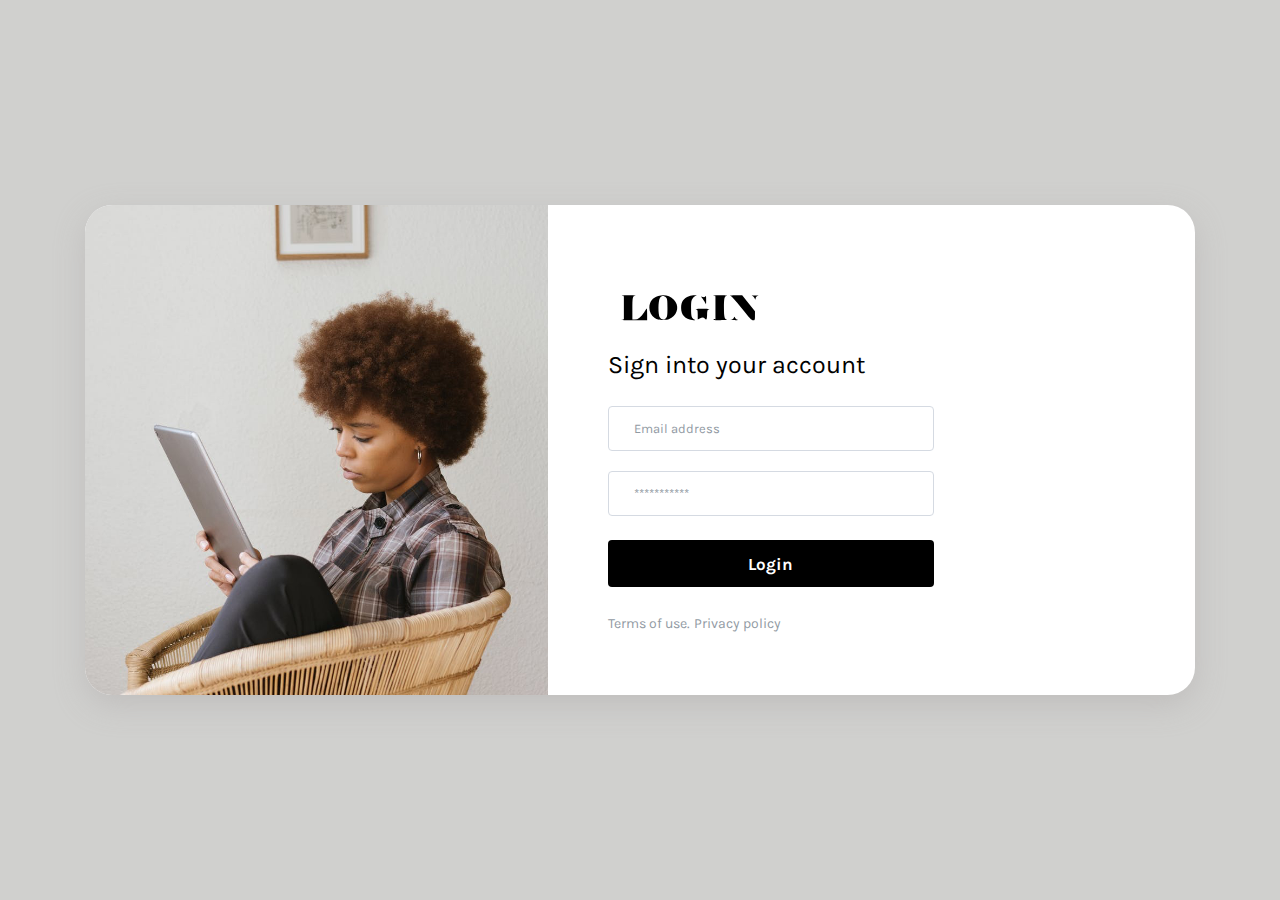
<file: login/index.html>
<!DOCTYPE html>
<html lang="en">
<head>
  <meta charset="UTF-8">
  <meta name="viewport" content="width=device-width, initial-scale=1.0">
  <meta http-equiv="X-UA-Compatible" content="ie=edge">
  <title>Login into your account</title>
  <link href="https://fonts.googleapis.com/css?family=Karla:400,700&display=swap" rel="stylesheet">
  <link rel="stylesheet" href="https://cdn.materialdesignicons.com/4.8.95/css/materialdesignicons.min.css">
  <link rel="stylesheet" href="https://stackpath.bootstrapcdn.com/bootstrap/4.4.1/css/bootstrap.min.css">
  <link rel="stylesheet" href="assets/css/login.css">
</head>
<body>
  <main class="d-flex align-items-center min-vh-100 py-3 py-md-0">
    <div class="container">
      <div class="card login-card">
        <div class="row no-gutters">
          <div class="col-md-5">
            <img src="assets/images/login.jpg" alt="login" class="login-card-img">
          </div>
          <div class="col-md-7">
            <div class="card-body">
              <div class="brand-wrapper">
                <img src="assets/images/logo.svg" alt="logo" class="logo">
              </div>
              <p class="login-card-description">Sign into your account</p>
              <form action="#!">
                  <div class="form-group">
                    <label for="email" class="sr-only">Email</label>
                    <input type="email" name="email" id="email" class="form-control" placeholder="Email address">
                  </div>
                  <div class="form-group mb-4">
                    <label for="password" class="sr-only">Password</label>
                    <input type="password" name="password" id="password" class="form-control" placeholder="***********">
                  </div>
                  <button name="login" id="login" class="btn btn-block login-btn mb-4" type="button" onclick="getInfo()" value="Login">Login</button>
                </form>
                <!--a href="#!" class="forgot-password-link">Forgot password?</a-->
                <nav class="login-card-footer-nav">
                  <a href="#!">Terms of use.</a>
                  <a href="#!">Privacy policy</a>
                </nav>
            </div>
          </div>
        </div>
      </div>
      <!-- <div class="card login-card">
        <img src="assets/images/login.jpg" alt="login" class="login-card-img">
        <div class="card-body">
          <h2 class="login-card-title">Login</h2>
          <p class="login-card-description">Sign in to your account to continue.</p>
          <form action="#!">
            <div class="form-group">
              <label for="email" class="sr-only">Email</label>
              <input type="email" name="email" id="email" class="form-control" placeholder="Email">
            </div>
            <div class="form-group">
              <label for="password" class="sr-only">Password</label>
              <input type="password" name="password" id="password" class="form-control" placeholder="Password">
            </div>
            <div class="form-prompt-wrapper">
              <div class="custom-control custom-checkbox login-card-check-box">
                <input type="checkbox" class="custom-control-input" id="customCheck1">
                <label class="custom-control-label" for="customCheck1">Remember me</label>
              </div>              
              <a href="#!" class="text-reset">Forgot password?</a>
            </div>
            <input name="login" id="login" class="btn btn-block login-btn mb-4" type="button" value="Login">
          </form>
          <p class="login-card-footer-text">Don't have an account? <a href="#!" class="text-reset">Register here</a></p>
        </div>
      </div> -->
    </div>
  </main>
  <script src="https://code.jquery.com/jquery-3.4.1.min.js"></script>
  <script src="https://cdn.jsdelivr.net/npm/popper.js@1.16.0/dist/umd/popper.min.js"></script>
  <script src="https://stackpath.bootstrapcdn.com/bootstrap/4.4.1/js/bootstrap.min.js"></script>
  <script src="../user/main.js"></script>
</body>
</html>
</file>
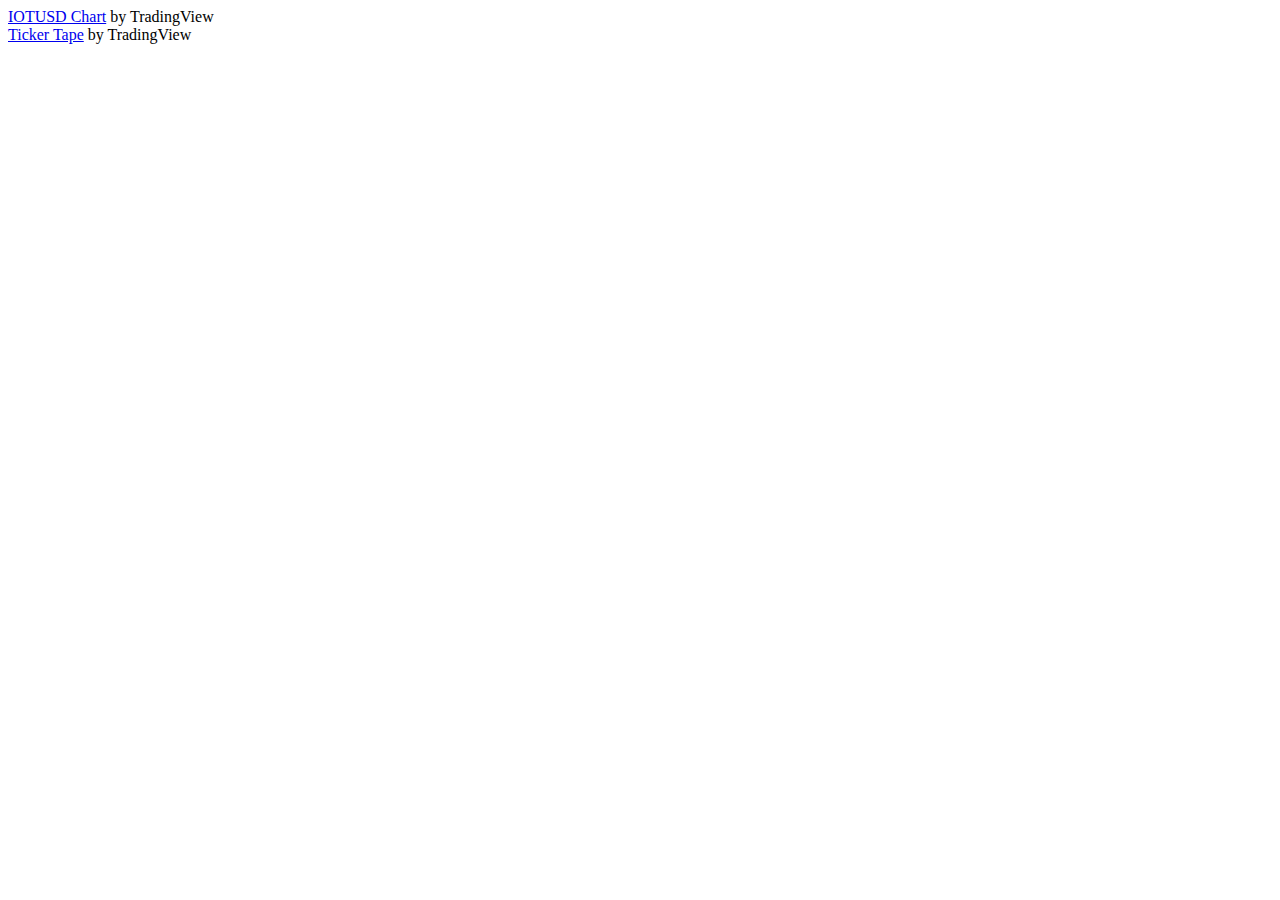
<file: user/index.html>
<html>
<head><title>Trading View Charts</title></head><body>
<div class="tradingview-widget-container">
    <div id="tradingview_74048"></div>
    <div class="tradingview-widget-copyright"><a href="https://www.tradingview.com/symbols/BITFINEX-IOTUSD/" rel="noopener" target="_blank"><span class="blue-text">IOTUSD Chart</span></a> by TradingView</div>
    <script type="text/javascript" src="https://s3.tradingview.com/tv.js"></script>
    <script type="text/javascript">
    new TradingView.widget(
    {
    "autosize": true,
    "symbol": "BINANCE:IOTAUSD",
    "interval": "D",
    "timezone": "Europe/Zurich",
    "theme": "Dark",
    "style": "1",
    "locale": "en",
    "toolbar_bg": "#f1f3f6",
    "enable_publishing": false,
    "hide_side_toolbar": false,
    "allow_symbol_change": true,
    "studies": [
      "RSI@tv-basicstudies",
      "StochasticRSI@tv-basicstudies"
    ],
    "container_id": "tradingview_74048"
  }
    );
    </script>
  </div>
  <div class="tradingview-widget-container">
    <div class="tradingview-widget-container__widget"></div>
    <div class="tradingview-widget-copyright"><a href="https://www.tradingview.com" rel="noopener" target="_blank"><span class="blue-text">Ticker Tape</span></a> by TradingView</div>
    <script type="text/javascript" src="https://s3.tradingview.com/external-embedding/embed-widget-ticker-tape.js" async>
    {
    "symbols": [
      {
        "description": "",
        "proName": "COINBASE:BTCUSD"
      },
      {
        "description": "",
        "proName": "COINBASE:ETHUSD"
      },
      {
        "description": "",
        "proName": "BINANCE:IOTAUSD"
      }
    ],
    "colorTheme": "dark",
    "isTransparent": false,
    "displayMode": "adaptive",
    "locale": "en"
  }
    </script>
  </div>
  </body></html>
</file>
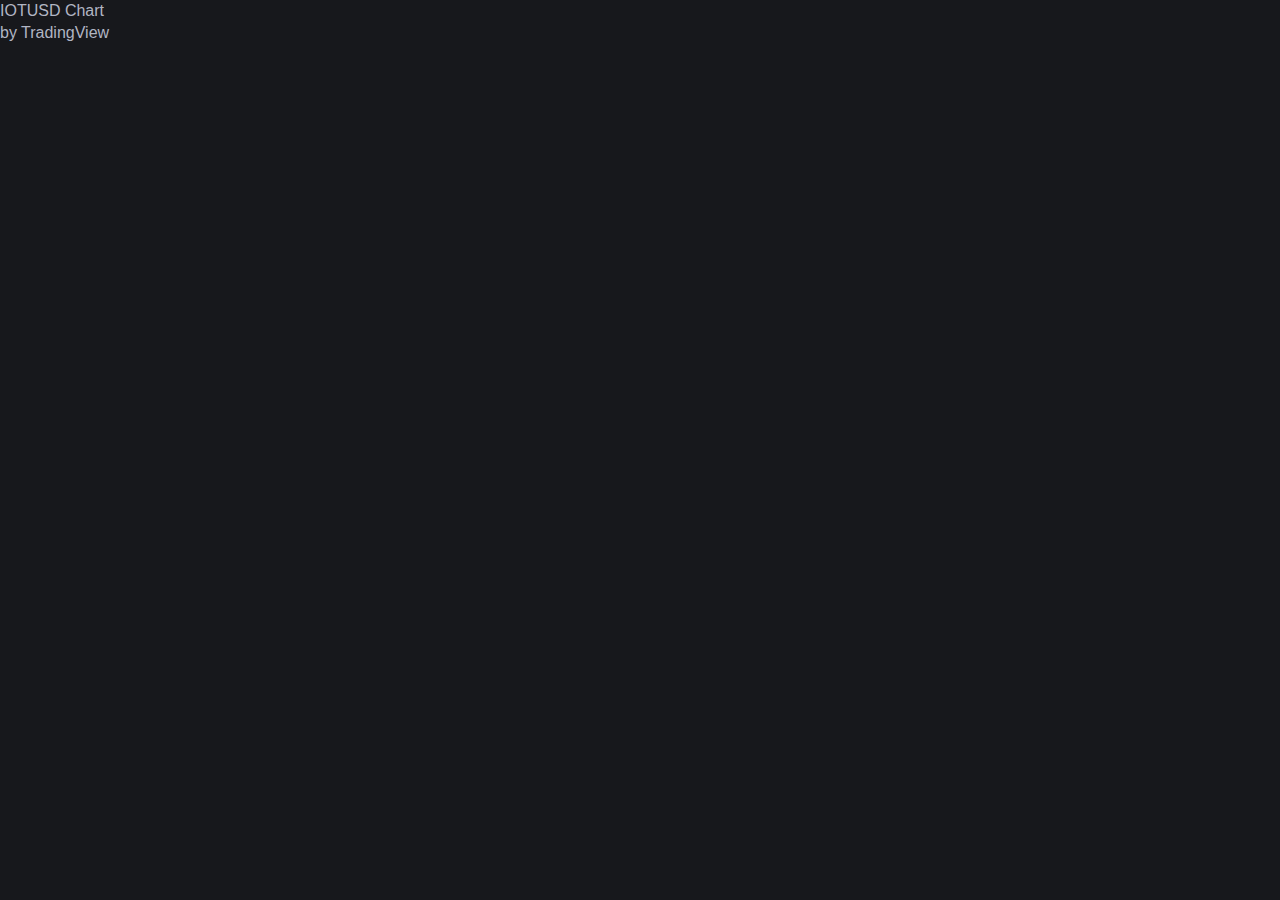
<file: charts.html>
<html>
  <head>
    <meta charset="UTF-8">
    <meta http-equiv="X-UA-Compatible" content="IE=edge">
    <meta name="viewport" content="width=device-width, initial-scale=1.0">
    <title>Public Trading Charts by Growthex</title>
  
    <!-- 
      - favicon
    -->
    <link rel="shortcut icon" href="./favicon.svg" type="image/svg+xml">
  
    <!-- 
      - custom css link
    -->
    <link rel="stylesheet" href="./assets/css/style.css"></head>
    <body>
        <div class="tradingview-widget-container">
            <div id="tradingview_74048"></div>
            <div class="tradingview-widget-copyright"><a href="https://www.tradingview.com/symbols/BITFINEX-IOTUSD/" rel="noopener" target="_blank"><span class="blue-text">IOTUSD Chart</span></a> by TradingView</div>
            <script type="text/javascript" src="https://s3.tradingview.com/tv.js"></script>
            <script type="text/javascript">
            new TradingView.widget(
            {
            "autosize": true,
            "symbol": "BINANCE:IOTAUSD",
            "interval": "D",
            "timezone": "Europe/Zurich",
            "theme": "Dark",
            "style": "1",
            "locale": "en",
            "toolbar_bg": "#f1f3f6",
            "enable_publishing": false,
            "hide_side_toolbar": false,
            "allow_symbol_change": true,
            "studies": [
              "RSI@tv-basicstudies",
              "StochasticRSI@tv-basicstudies"
            ],
            "container_id": "tradingview_74048"
          }
            );
            </script>
          </div>
    </body>
</html>
</file>
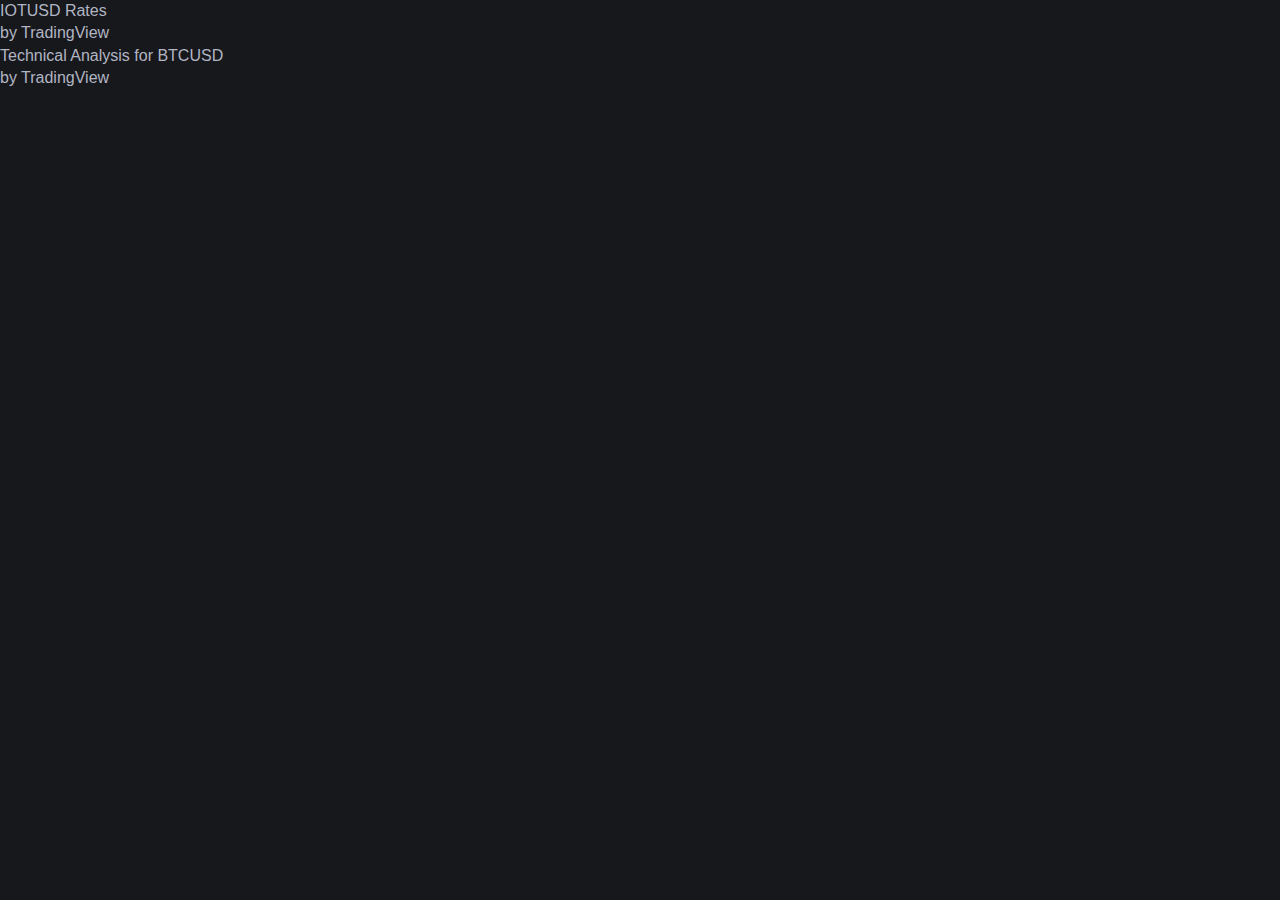
<file: techanalysis.html>
<html>
    <head>
        <meta charset="UTF-8">
        <meta http-equiv="X-UA-Compatible" content="IE=edge">
        <meta name="viewport" content="width=device-width, initial-scale=1.0">
        <title>Public Trading Charts by Growthex</title>
      
        <!-- 
          - favicon
        -->
        <link rel="shortcut icon" href="./favicon.svg" type="image/svg+xml">
      
        <!-- 
          - custom css link
        -->
        <link rel="stylesheet" href="./assets/css/style.css"></head><body>
<div class="tradingview-widget-container">
    <div class="tradingview-widget-container__widget"></div>
    <div class="tradingview-widget-copyright"><a href="https://www.tradingview.com/symbols/BITFINEX-IOTUSD/" rel="noopener" target="_blank"><span class="blue-text">IOTUSD Rates</span></a> by TradingView</div>
    <script type="text/javascript" src="https://s3.tradingview.com/external-embedding/embed-widget-mini-symbol-overview.js" async>
    {
    "symbol": "BINANCE:IOTAUSD",
    "width": "100%",
    "height": "100%",
    "locale": "en",
    "dateRange": "12m",
    "colorTheme": "dark",
    "trendLineColor": "rgba(164, 194, 244, 1)",
    "underLineColor": "rgba(201, 218, 248, 0.15)",
    "isTransparent": false,
    "autosize": true,
    "largeChartUrl": ""
  }
    </script><div class="tradingview-widget-container">
  <div class="tradingview-widget-container__widget"></div>
  <div class="tradingview-widget-copyright"><a href="https://www.tradingview.com/symbols/COINBASE-BTCUSD/technicals/" rel="noopener" target="_blank"><span class="blue-text">Technical Analysis for BTCUSD</span></a> by TradingView</div>
  <script type="text/javascript" src="https://s3.tradingview.com/external-embedding/embed-widget-technical-analysis.js" async>
  {
  "showIntervalTabs": true,
  "width": "100%",
  "colorTheme": "dark",
  "isTransparent": false,
  "locale": "en",
  "symbol": "COINBASE:BTCUSD",
  "interval": "1W",
  "height": "100%"
}
  </script>
</div></div>
  </div></body></html>
</file>
<file: login/assets/css/login.css>
body {
  font-family: "Karla", sans-serif;
  background-color: #d0d0ce;
  min-height: 100vh; }

.brand-wrapper {
  margin-bottom: 19px; }
  .brand-wrapper .logo {
    height: 37px; }

.login-card {
  border: 0;
  border-radius: 27.5px;
  box-shadow: 0 10px 30px 0 rgba(172, 168, 168, 0.43);
  overflow: hidden; }
  .login-card-img {
    border-radius: 0;
    position: absolute;
    width: 100%;
    height: 100%;
    -o-object-fit: cover;
       object-fit: cover; }
  .login-card .card-body {
    padding: 85px 60px 60px; }
    @media (max-width: 422px) {
      .login-card .card-body {
        padding: 35px 24px; } }
  .login-card-description {
    font-size: 25px;
    color: #000;
    font-weight: normal;
    margin-bottom: 23px; }
  .login-card form {
    max-width: 326px; }
  .login-card .form-control {
    border: 1px solid #d5dae2;
    padding: 15px 25px;
    margin-bottom: 20px;
    min-height: 45px;
    font-size: 13px;
    line-height: 15;
    font-weight: normal; }
    .login-card .form-control::-webkit-input-placeholder {
      color: #919aa3; }
    .login-card .form-control::-moz-placeholder {
      color: #919aa3; }
    .login-card .form-control:-ms-input-placeholder {
      color: #919aa3; }
    .login-card .form-control::-ms-input-placeholder {
      color: #919aa3; }
    .login-card .form-control::placeholder {
      color: #919aa3; }
  .login-card .login-btn {
    padding: 13px 20px 12px;
    background-color: #000;
    border-radius: 4px;
    font-size: 17px;
    font-weight: bold;
    line-height: 20px;
    color: #fff;
    margin-bottom: 24px; }
    .login-card .login-btn:hover {
      border: 1px solid #000;
      background-color: transparent;
      color: #000; }
  .login-card .forgot-password-link {
    font-size: 14px;
    color: #919aa3;
    margin-bottom: 12px; }
  .login-card-footer-text {
    font-size: 16px;
    color: #0d2366;
    margin-bottom: 60px; }
    @media (max-width: 767px) {
      .login-card-footer-text {
        margin-bottom: 24px; } }
  .login-card-footer-nav a {
    font-size: 14px;
    color: #919aa3; }

/*# sourceMappingURL=login.css.map */
</file>
<file: assets/css/style.css>
:root {

  /**
   * colors
   */
  
  --cadet-blue-crayola: hsl(227, 13%, 73%);
  --maximum-yellow-red: hsl(41, 95%, 61%);
  --medium-sea-green: hsl(142, 43%, 54%);
  --blue-crayola_10: hsla(222, 100%, 61%, 0.05);
  --smocky-black_30: hsla(0, 0%, 6%, 0.3);
  --eerie-black-1: hsl(240, 5%, 8%);
  --eerie-black-2: hsl(228, 9%, 10%);
  --raisin-black: hsl(225, 15%, 16%);
  --blue-crayola: hsl(222, 100%, 61%);
  --roman-silver: hsl(223, 10%, 52%);
  --presian-red: hsl(0, 64%, 52%);
  --gunmetal_50: hsla(230, 16%, 22%, 0.5);
  --gainsboro: hsl(0, 0%, 85%);
  --cultured: hsl(0, 0%, 93%);
  --white_50: hsla(0, 0%, 100%, 0.5);
  --white_30: hsla(0, 0%, 100%, 0.3);
  --white_10: hsla(0, 0%, 100%, 0.1);
  --black_10: hsla(0, 0%, 0%, 0.1);
  --white: hsl(0, 0%, 100%);

  /**
   * gradient color
   */

  --gradient: linear-gradient(90deg, var(--white_10) 0px 77%, var(--white_50) 92%, transparent);

  /**
   * typography
   */

  --ff-dm-sans: 'DM Sans', sans-serif;

  --fs-1: 3.2rem;
  --fs-2: 3rem;
  --fs-3: 2.4rem;
  --fs-4: 2rem;
  --fs-5: 1.8rem;
  --fs-6: 1.5rem;
  --fs-7: 1.4rem;
  --fs-8: 1.2rem;

  --fw-500: 500;
  --fw-700: 700;

  /**
   * spacing
   */

  --section-padding: 100px;

  /**
   * shadow
   */

  --shadow-1: 0px 4px 8px var(--black_10);
  --shadow-2: 0px 30px 10px -20px var(--smocky-black_30);
  --shadow-3: 0px 15px 10px -20px var(--smocky-black_30);

  /**
   * radius
   */

  --radius-12: 12px;
  --radius-24: 24px;

  /**
   * transition
   */

  --transition-1: 0.25s ease;
  --transition-2: 0.5s ease;
  --transition-3: 1s ease;
  --cubic-out: cubic-bezier(0.33, 0.85, 0.4, 0.96);

}





/*-----------------------------------*\
  #RESET
\*-----------------------------------*/

*,
*::before,
*::after {
  margin: 0;
  padding: 0;
  box-sizing: border-box;
}

li { list-style: none; }

a {
  text-decoration: none;
  color: inherit;
}

a,
img,
svg,
data,
span,
button,
ion-icon { display: block; }

img { height: auto; }

button {
  background: none;
  border: none;
  font: inherit;
  cursor: pointer;
}

ion-icon { pointer-events: none; }

address { font-style: normal; }

table { border-collapse: collapse; }

html {
  font-family: var(--ff-dm-sans);
  font-size: 10px;
  scroll-behavior: smooth;
}

body {
  background-color: var(--eerie-black-2);
  color: var(--cadet-blue-crayola);
  font-size: 1.6rem;
  line-height: 1.4;
}

body.active { overflow: hidden; }

::-webkit-scrollbar { width: 10px; }

::-webkit-scrollbar-track { background-color: hsl(220, 4%, 5%); }

::-webkit-scrollbar-thumb { background-color: hsl(220, 5%, 20%); }

::-webkit-scrollbar-thumb:hover { background-color: hsl(220, 5%, 30%); }

:focus-visible { outline-offset: 4px; }





/*-----------------------------------*\
  #REUSED STYLE
\*-----------------------------------*/

.container { padding-inline: 15px; }

.btn {
  color: var(--white);
  border-radius: 50px;
}

.btn-outline {
  font-size: var(--fs-6);
  font-weight: var(--fw-500);
  border: 1px solid var(--white);
  padding: 5px 15px;
  transition: var(--transition-1);
}

.btn-outline:is(:hover, :focus) {
  background-color: var(--blue-crayola);
  border-color: var(--blue-crayola);
}

.btn-primary {
  position: relative;
  background-color: var(--blue-crayola);
  max-width: max-content;
  font-weight: var(--fw-700);
  padding: 13px 30px;
  overflow: hidden;
  z-index: 1;
}

.btn-primary::after {
  content: "";
  position: absolute;
  top: 0;
  left: 0;
  bottom: 0;
  right: -50px;
  background-image: var(--gradient);
  transform: translateX(-100%);
  opacity: 0;
  z-index: -1;
  transition: var(--transition-2);
}

.btn-primary:is(:hover, :focus)::after {
  transform: translateX(0);
  opacity: 1;
}

.section { padding-block: var(--section-padding); }

[data-section] > * {
  transform: translateY(50px);
  opacity: 0;
  transition: var(--transition-3);
}

[data-section].active > * {
  opacity: 1;
  transform: translateY(0);
}

.h1,
.h2,
.h3 {
  color: var(--white);
  line-height: 1.1;
}

.h1 { font-size: var(--fs-1); }

.h2 { font-size: var(--fs-2); }

.h3 { font-size: var(--fs-3); }

.w-100 { width: 100%; }

.badge {
  color: var(--white);
  font-size: var(--fs-8);
  font-weight: var(--fw-700);
  padding: 4px 8px;
  border-radius: 50px;
}

.badge.red { background-color: var(--presian-red); }

.badge.green { background-color: var(--medium-sea-green); }

.last-update.red { color: var(--presian-red); }

.last-update.green { color: var(--medium-sea-green); }

.section-text {
  font-size: var(--fs-5);
  margin-block: 15px 35px;
}

.section-list { margin-block-end: 35px; }

.section-item:not(:last-child) { margin-block-end: 25px; }

.section-item .title-wrapper {
  display: flex;
  align-items: center;
  gap: 10px;
  margin-block-end: 15px;
}

.section-item .title-wrapper ion-icon {
  flex-shrink: 0;
  color: var(--blue-crayola);
  font-size: 24px;
}





/*-----------------------------------*\
  #HEADER
\*-----------------------------------*/

.header {
  position: absolute;
  top: 0;
  left: 0;
  width: 100%;
  background-color: var(--eerie-black-1);
  padding-block: 15px;
  z-index: 4;
}

.header.active {
  position: fixed;
  top: -66px;
  background-color: var(--white);
  border-block-start: 1px solid var(--cultured);
  box-shadow: var(--shadow-1);
  animation: slideIn 0.25s var(--cubic-out) forwards;
}

@keyframes slideIn {

  0% {
    transform: translateY(0);
    background-color: var(--white);
  }

  100% {
    transform: translateY(100%);
    background-color: var(--eerie-black-2);
  }

}

.header > .container {
  display: flex;
  justify-content: space-between;
  align-items: center;
  gap: 10px;
}

.logo {
  color: var(--white);
  font-size: 2.5rem;
  font-weight: var(--fw-700);
  display: flex;
  align-items: center;
  gap: 5px;
}

.nav-toggle-btn .line {
  width: 26px;
  height: 3px;
  background-color: var(--white);
  transition: var(--transition-1);
}

.nav-toggle-btn .line:not(:last-child) { margin-block-end: 4px; }

.nav-toggle-btn {
  padding: 8px 5px;
  margin-inline-start: auto;
}

.nav-toggle-btn.active .line-1 { transform: rotate(45deg) translate(5px, 6px); }

.nav-toggle-btn.active .line-2 { opacity: 0; }

.nav-toggle-btn.active .line-3 { transform: rotate(-45deg) translate(4px, -5px); }

.navbar {
  position: absolute;
  top: 100%;
  left: 0;
  width: 100%;
  height: 100vh;
  background-color: var(--eerie-black-1);
  max-height: 0;
  overflow: hidden;
  visibility: hidden;
  transition: 0.25s var(--cubic-out);
}

.navbar.active {
  max-height: calc(100vh - 63px);
  visibility: visible;
  transition-duration: 0.5s;
}

.navbar-item:not(:last-child) { border-block-end: 1px solid var(--white_30); }

.navbar-link {
  color: var(--white);
  font-weight: var(--fw-700);
  padding: 12px 30px;
  transition: var(--transition-1);
}

.navbar-link:is(:hover, :focus, .active) { color: var(--blue-crayola); }





/*-----------------------------------*\
  #HERO
\*-----------------------------------*/

.hero { padding-block: 150px 140px; }

.hero-content { margin-block-end: 80px; }

.hero-text {
  font-size: var(--fs-5);
  margin-block: 25px 40px;
}





/*-----------------------------------*\
  #TREND
\*-----------------------------------*/

.trend {
  background-color: var(--eerie-black-1);
  padding-block-end: 0;
}

.trend-tab {
  background-color: var(--eerie-black-2);
  border: 1px solid var(--raisin-black);
  border-radius: var(--radius-24);
  padding: 20px;
  box-shadow: var(--shadow-2);
  margin-block-start: -160px;
}

.trend-tab .tab-nav {
  display: flex;
  flex-wrap: wrap;
  padding-block-end: 20px;
  margin-block-end: 20px;
  border-block-end: 1px solid var(--raisin-black);
}

.trend-tab .tab-btn {
  color: var(--white);
  font-size: var(--fs-7);
  font-weight: var(--fw-700);
  padding: 7px 15px;
  border-radius: 50px;
  transition: var(--transition-1);
}

.trend-tab .tab-btn.active { background-color: var(--blue-crayola); }

.trend-tab .tab-content {
  display: grid;
  gap: 20px;
}

.trend-card {
  padding: 20px;
  border-radius: var(--radius-12);
  transition: var(--transition-1);
}

.trend-card:is(:hover, .active) {
  background-color: var(--gunmetal_50);
  box-shadow: var(--shadow-3);
}

.trend-card .card-title-wrapper {
  display: flex;
  align-items: center;
  gap: 8px;
}

.trend-card .card-title {
  color: var(--white);
  font-size: var(--fs-7);
  font-weight: var(--fw-700);
  transition: var(--transition-1);
}

.trend-card .card-title:is(:hover, :focus) { color: var(--blue-crayola); }

.trend-card .card-title .span {
  color: var(--cadet-blue-crayola);
  display: inline-block;
  margin-inline-start: 5px;
}

.trend-card .card-value {
  color: var(--white);
  font-size: var(--fs-3);
  font-weight: var(--fw-700);
  margin-block: 10px;
}

.trend-card .card-analytics {
  display: flex;
  align-items: center;
  gap: 8px;
}

.trend-card .current-price { font-size: var(--fs-7); }





/*-----------------------------------*\
  #MARKET
\*-----------------------------------*/

.market {
  background-color: var(--eerie-black-1);
  color: var(--white);
}

.market .title-wrapper {
  display: flex;
  justify-content: space-between;
  align-items: center;
  gap: 20px;
  margin-block-end: 25px;
}

.market .btn-link {
  position: relative;
  min-width: max-content;
  font-weight: var(--fw-700);
  transition: var(--transition-1);
}

.market .btn-link:is(:hover, :focus) { color: var(--blue-crayola); }

.market .btn-link::after {
  content: "";
  position: absolute;
  bottom: 0;
  left: 0;
  width: 100%;
  height: 2px;
  background-color: var(--raisin-black);
  transition: var(--transition-1);
}

.market .btn-link:is(:hover, :focus)::after { background-color: var(--blue-crayola); }

.market-tab {
  overflow-x: auto;
  padding-block-end: 30px;
}

.market-tab::-webkit-scrollbar { height: 14px; }

.market-tab::-webkit-scrollbar-thumb {
  border: 2px solid hsl(220, 4%, 5%);
  border-width: 2px 10px;
}

.market-tab .tab-nav {
  display: flex;
  align-items: center;
  gap: 10px;
  padding-block-end: 40px;
}

.market-tab .tab-btn {
  min-width: max-content;
  color: var(--white);
  font-size: var(--fs-7);
  font-weight: var(--fw-700);
  padding: 7px 24px;
  border-radius: 50px;
}

.market-tab .tab-btn.active { background-color: var(--blue-crayola); }

.market-table { width: 100%; }

.table-heading,
.table-data { padding: 8px; }

.table-heading {
  font-size: var(--fs-5);
  text-align: left;
  white-space: nowrap;
}

.market-table .table-head { border-block-end: 2px solid var(--white); }

.table-row:not(.table-title) { height: 90px; }

.market-table .table-row {
  font-size: var(--fs-5);
  border-block-end: 1px solid var(--raisin-black);
  transition: var(--transition-1);
}

.market-table .table-body .table-row:is(:hover, :focus-within) {
  background-color: var(--blue-crayola_10);
}

.market-table .add-to-fav {
  color: var(--cadet-blue-crayola);
  font-size: 18px;
}

.market-table .add-to-fav.active .icon-outline,
.market-table .add-to-fav .icon-fill { display: none; }

.market-table .add-to-fav .icon-outline,
.market-table .add-to-fav.active .icon-fill { display: block; }

.market-table .add-to-fav.active ion-icon { color: var(--maximum-yellow-red); }

.market-table .wrapper {
  display: flex;
  align-items: center;
  gap: 8px;
  min-width: max-content;
}

.market-table .coin-name {
  font-size: var(--fs-5);
  display: flex;
  align-items: center;
  gap: 10px;
  transition: var(--transition-1);
}

.market-table .coin-name .span {
  color: var(--roman-silver);
  font-size: var(--fs-7);
}

.market-table .coin-name:is(:hover, :focus) { color: var(--blue-crayola); }

.market-table :is(.rank, .last-price, .market-cap) { font-weight: var(--fw-700); }

.market-table .btn-outline {
  border-width: 2px;
  padding-inline: 10px;
}

.market-table .table-row:is(:hover, :focus-within) .btn-outline {
  background-color: var(--blue-crayola);
  border-color: var(--blue-crayola);
}





/*-----------------------------------*\
  #INSTRUCTION
\*-----------------------------------*/

.instruction :is(.section-title, .section-text) { text-align: center; }

.instruction .section-title { margin-block-end: 15px; }

.instruction-list {
  display: grid;
  gap: 30px;
  margin-block-start: 50px;
}

.instruction-card { text-align: center; }

.instruction-card .card-banner { transition: var(--transition-2); }

.instruction-card:hover .card-banner { transform: rotateY(1turn); }

.instruction-card .img {
  margin-inline: auto;
  margin-block-end: 12px;
}

.instruction-card .card-subtitle {
  font-size: var(--fs-8);
  font-weight: var(--fw-700);
  text-transform: uppercase;
}

.instruction-card .card-title {
  font-size: var(--fs-4);
  margin-block: 5px 15px;
}

.instruction-card .card-text { padding-inline: 20px; }





/*-----------------------------------*\
  #ABOUT
\*-----------------------------------*/

.about { background-color: var(--eerie-black-1); }

.about-banner { margin-block-end: 40px; }





/*-----------------------------------*\
  #APP
\*-----------------------------------*/

.app {
  overflow: hidden;
  padding-block-end: 0;
}

.app-wrapper {
  display: flex;
  flex-wrap: wrap;
  align-items: center;
  gap: 15px;
}

.app-banner {
  position: relative;
  margin-block-start: 60px;
}

.app-banner .span {
  position: absolute;
  top: 10%;
  left: 0;
  color: var(--white);
  font-size: var(--fs-7);
  font-weight: var(--fw-700);
  padding: 8px 15px;
  border: 2px solid var(--white);
  border-radius: 50px;
}





/*-----------------------------------*\
  #FOOTER
\*-----------------------------------*/

.footer-top {
  background-color: var(--eerie-black-1);
  padding-block: 80px 50px;
}

.footer-top .container {
  display: grid;
  gap: 50px;
}

.footer .logo { font-size: 3rem; }

.footer-title {
  color: var(--white);
  font-size: var(--fs-3);
  margin-block: 25px 20px;
}

.footer-contact-link:not(:last-child) { margin-block-end: 12px; }

address.footer-contact-link { max-width: 30ch; }

.footer-list-title {
  color: var(--white);
  font-size: var(--fs-7);
  font-weight: var(--fw-700);
  text-transform: uppercase;
  letter-spacing: 1px;
}

.footer-list > li:not(:last-child) { margin-block-end: 10px; }

.footer-list > li:first-child { margin-block-end: 20px; }

.footer-link {
  color: var(--gainsboro);
  transition: var(--transition-1);
}

.footer-link:is(:hover, :focus) { color: var(--blue-crayola); }

.footer-bottom {
  background-color: var(--eerie-black-2);
  padding-block: 20px;
}

.copyright {
  text-align: center;
  margin-block-end: 20px;
}

.copyright-link {
  display: inline-block;
  color: var(--blue-crayola);
}

.social-list {
  display: flex;
  justify-content: center;
  gap: 20px;
}

.social-link {
  font-size: 18px;
  transition: var(--transition-1);
}

.social-link:is(:hover, :focus) { color: var(--blue-crayola); }





/*-----------------------------------*\
  #MEDIA QUERIES
\*-----------------------------------*/

/**
 * responsive for larger than 575px screen
 */

@media (min-width: 575px) {
  
  /**
   * CUSTOM PROPERTY
   */

  :root {

    /**
     * typography
     */

    --fs-1: 4rem;
    --fs-2: 3.4rem;

  }



  /**
   * REUSED STYLE
   */

  .container {
    max-width: 540px;
    width: 100%;
    margin-inline: auto;
  }



  /**
   * HERO
   */

  .hero-text { --fs-5: 2rem; }

}





/**
 * responsive for larger than 768px screen
 */

@media (min-width: 768px) {

  /**
   * CUSTOM PROPERTY
   */

  :root {

    /**
     * typography
     */

    --fs-1: 5rem;
    --fs-2: 4rem;

  }



  /**
   * REUSED STYLE
   */

  .container { max-width: 750px; }



  /**
   * HERO
   */

  .hero-banner {
    max-width: max-content;
    margin-inline: auto;
  }



  /**
   * TREND
   */

  .trend-tab .tab-content { grid-template-columns: 1fr 1fr; }



  /**
   * INSTRUCTION
   */

  .instruction { overflow: hidden; }

  .instruction .section-text {
    max-width: 40ch;
    margin-inline: auto;
  }

  .instruction-list { grid-template-columns: 1fr 1fr; }

  .instruction-card { position: relative; }

  .instruction-card::after {
    content: "";
    width: 160px;
    height: 12px;
    background-image: url('../images/connect-line.png');
    background-repeat: no-repeat;
    background-size: contain;
    background-position: center;
    position: absolute;
    top: 50px;
    right: -95px;
  }

  .instruction-list > li:nth-child(even) .instruction-card::after {
    display: none;
  }



  /**
   * APP
   */

  .app-banner { max-width: max-content; }



  /**
   * FOOTER
   */

  .footer-top .container { grid-template-columns: repeat(3, 1fr); }

  .footer-brand { grid-column: 1 / 3; }

  .footer-bottom .container {
    display: flex;
    justify-content: space-between;
    align-items: center;
  }

  .copyright { margin-block-end: 0; }

}





/**
 * responsive for larger than 992px screen
 */

@media (min-width: 992px) {

  /**
   * REUSED STYLE
   */

  .container { max-width: 960px; }

  

  /**
   * HEADER
   */

  .header { padding-block: 5px; }

  .header.active { top: -60px; }

  .header > .container { gap: 50px; }

  .nav-toggle-btn { display: none; }

  .navbar,
  .navbar.active {
    all: unset;
    margin-inline-end: auto;
  }

  .navbar-list {
    display: flex;
    align-items: center;
  }

  .navbar-item:not(:last-child) { border-block-end: none; }

  .navbar-link {
    font-size: var(--fs-7);
    padding: 15px 12px;
  }

  .navbar-link:is(:hover, :focus, .active) {
    background-color: var(--blue-crayola);
    color: var(--white);
  }



  /**
   * HERO
   */

  .hero .container {
    display: grid;
    grid-template-columns: 1fr 1fr;
    align-items: center;
    gap: 30px;
  }

  .hero-content { margin-block-end: 0; }



  /**
   * MARKET
   */

  .market-tab { padding-block-end: 0; }



  /**
   * ABOUT
   */

  .about .container {
    display: grid;
    grid-template-columns: 1fr 0.8fr;
    align-items: center;
    gap: 30px;
  }

  .about-banner { margin-block-end: 0; }



  /**
   * APP
   */

  .app { padding-block: 0; }

  .app .container {
    display: grid;
    grid-template-columns: 0.8fr 1fr;
    align-items: flex-end;
    gap: 30px;
  }

  .app-banner { margin-block-start: 0; }

  .app-content { margin-block: 50px; }

}





/**
 * responsive for larger than 1200px screen
 */

@media (min-width: 1200px) {

  /**
   * CUSTOM PROPERTY
   */

  :root {

    /**
     * typography
     */

    --fs-1: 6.4rem;
    --fs-2: 4.8rem;

  }



  /**
   * REUSED STYLE
   */

  .container { max-width: 1280px; }



  /**
   * HEADER
   */

  .header.active { top: -64px; }

  .navbar-link { font-size: unset; }



  /**
   * HERO
   */

  .hero .container { gap: 100px; }



  /**
   * TREND
   */

  .trend-tab .tab-content { grid-template-columns: repeat(4, 1fr); }



  /**
   * INSTRUCTION
   */

  .instruction-list { grid-template-columns: repeat(4, 1fr); }

  .instruction-list > li:nth-child(even) .instruction-card::after {
    display: block;
  }

  .instruction-list > li:last-child .instruction-card::after {
    display: none;
  }



  /**
   * ABOUT, APP
   */

  :is(.about, .app) .container { gap: 60px; }



  /**
   * APP
   */

  .app-content { margin-block: 100px; }



  /**
   * FOOTER
   */

  .footer-top { padding-block: 100px 90px; }

  .footer-top .container { grid-template-columns: 1fr 0.5fr 0.5fr 0.5fr 0.5fr; }

  .footer-brand { grid-column: auto; }

}
</file>
